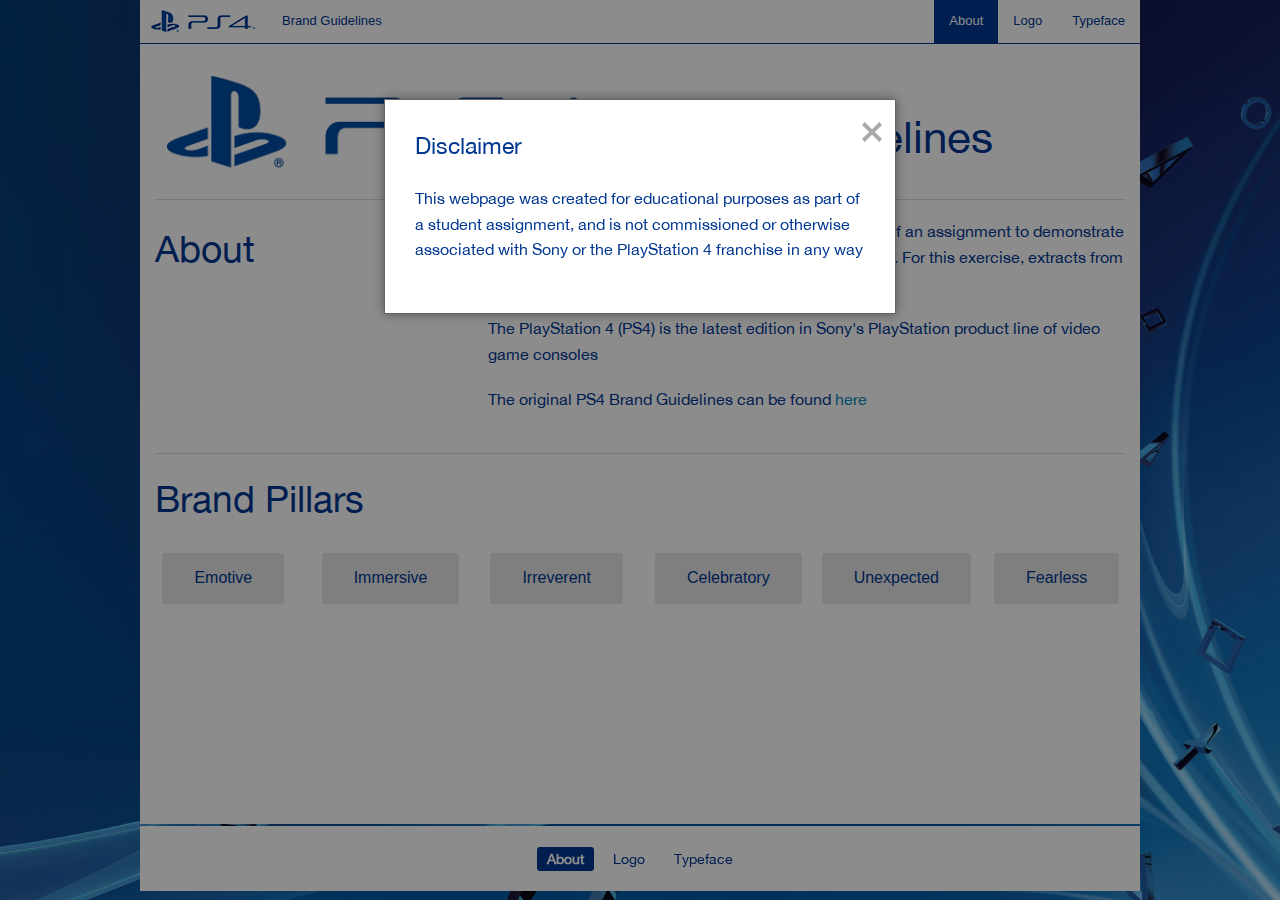
<file: index.html>
<!doctype html>
<html lang="en">
<head>
	<meta charset="UTF-8">
	<meta name="viewport" content="width=device-width, initial-scale=1.0" />

	<title>David Mok's Online Brand Guidelines</title>

	<link rel="stylesheet" href="assets/stylesheets/normalize.css">
	<link rel="stylesheet" href="assets/stylesheets/foundation.css">

	<script src="http://modernizr.com/downloads/modernizr-latest.js"></script>
</head>
<body>
	<!-- Set Background Image -->
	<div id="bg">
		<img src="assets/images/ps4_background.png" alt="PS4 Background">
	</div>

	<!-- Disclaimer Modal -->
    <div id="disclaimerModal" class="reveal-modal small disclaimer-modal" data-reveal>
          <h4>Disclaimer</h4>
          <br>
          <p>This webpage was created for educational purposes as part of a student assignment, and is not commissioned or otherwise associated with Sony or the PlayStation 4 franchise in any way</p>
          <a class="close-reveal-modal">&#215;</a>
        </div>
      </div>
    </div>

	<!-- Inject Top Navigation Bar -->
	<div class="sticky contain-to-grid" id="navigation">
		<nav class="top-bar" data-topbar data-options="">
			<ul class="title-area">
			    <li>
					<a href="index.html">
			    	<img src="assets/images/logo_blue_shrunk.png" alt="PlayStation 4 Logo" style="padding: 11px;">
					</a>
			    </li>
			    <li class="toggle-topbar menu-icon"><a href="index.html"><span>Menu</span></a></li>
		  	</ul>
		  	<section class="top-bar-section">
			    <!-- Right Nav Section -->
			    <ul class="right">
			      <li class="active"><a href="index.html">About</a></li>
			      <li><a href="logo.html">Logo</a></li>
			      <li><a href="typeface.html">Typeface</a></li>
			    </ul>

			    <!-- Left Nav Section -->
			    <ul class="left hide-for-small-only">
			      <li><a id="guideline-label" href="index.html">Brand Guidelines</a></li>
			    </ul>
			 </section>
		</nav>
	</div>
	
	<!-- Main Content -->
	<div id="mainContent" class="row" >
		<div class="small-12 columns spacing">

			<div class="row section" id="intro">
				<div class="small-12 columns">

					<!-- Title -->
					<div class="row">
						<div class="large-6 columns">
							<img id="main-logo" src="assets/images/logo_blue_cropped.png" alt="PlayStation 4 Logo" class="small-text-center large-text-left">
						</div>
						<div class="large-6 columns" >
							<h1 id="guidelines-title" class="small-text-center large-text-left">Brand Guidelines</h1>
						</div>
					</div>

					<hr> 

					<!-- About -->
					<div class="row">
						<div class="medium-4 columns"><h2>About</h2></div>
						<div class="medium-8 columns">
							<p>This Online Brand Guildelines has been created as part of an assignment to demonstrate clear understanding of the concept of a Brand Guildeline.  For this exercise, extracts from the Sony PlayStation 4 Brand Guidelines were employed</p>
							<p>The PlayStation 4 (PS4) is the latest edition in Sony's PlayStation product line of video game consoles</p>
							<p>The original PS4 Brand Guidelines can be found <a href="http://www.playstation-assistenza.it/files/download/PS4%20Brand%20Guidelines_v1.0_SCEE.pdf" target="_blank">here</a></p>
						</div>
					</div>
					<hr>

					<!-- Brand Pillars -->
					<h2>Brand Pillars</h2>
					<div class="row">
						<div class="small-6 medium-12 columns">
							<div class="row">
								<div class="small-12 medium-4 large-2 columns medium-text-center">
									<button id="emotive-btn" class="secondary pillar-btn" >Emotive</button>
								</div>
								<div class="small-12 medium-4 large-2 columns medium-text-center">
									<button id="immersive-btn" class="secondary pillar-btn" >Immersive</button>
								</div>
								<div class="small-12 medium-4 large-2 columns medium-text-center">
									<button id="irreverent-btn" class="secondary pillar-btn" >Irreverent</button>
								</div>
								<div class="small-12 medium-4 large-2 columns medium-text-center">
									<button id="celebratory-btn" class="secondary pillar-btn" >Celebratory</button>
								</div>
								<div class="small-12 medium-4 large-2 columns medium-text-center">
									<button id="unexpected-btn" class="secondary pillar-btn" >Unexpected</button>
								</div>
								<div class="small-12 medium-4 large-2 columns medium-text-center">
									<button id="fearless-btn" class="secondary pillar-btn" >Fearless</button>
								</div>
							</div>
						</div>
						<div id="pillar-column" class="small-6 medium-6 medium-offset-3 large-offset-0 columns end">
							<div class="pillar-wrapper hide">

								<div class="panel">
									<h2 id="pillar-title"></h2>
					  				<p id="pillar-details"></p>
								</div>

							</div>
						</div>
					</div>


				</div>
			</div>

		</div>
	</div>
	
	<!-- Inject Footer/Pagination -->
	<div id="footer" class="row">
		<div class="small-12 columns spacing">

			<div class="row section" id="textAndColor">
				<div class="small-12 columns">

					<div class="pagination-centered">
					  <ul class="pagination">
					    <li class="current"><a href="index.html">About</a></li>
					    <li><a href="logo.html">Logo</a></li>
					    <li><a href="typeface.html">Typeface</a></li>
					  </ul>
					</div>

				</div>
			</div>

		</div>
	</div>


	<script src="assets/js/fastclick.js"></script>
	<script src="//code.jquery.com/jquery-1.11.1.min.js"></script>
	<script src="assets/js/jquery-ui.min.js"></script>

	<script src="assets/js/foundation/foundation.js"></script>
	<script src="assets/js/foundation/foundation.accordion.js"></script>
	<script src="assets/js/foundation/foundation.reveal.js"></script>
	<script src="assets/js/foundation/foundation.topbar.js"></script>
	<script src="assets/js/foundation/foundation.tab.js"></script>

	<script>
		$(document).foundation();
	</script>

	<script src="assets/js/custom.js"></script>

</body>
</html>
</file>
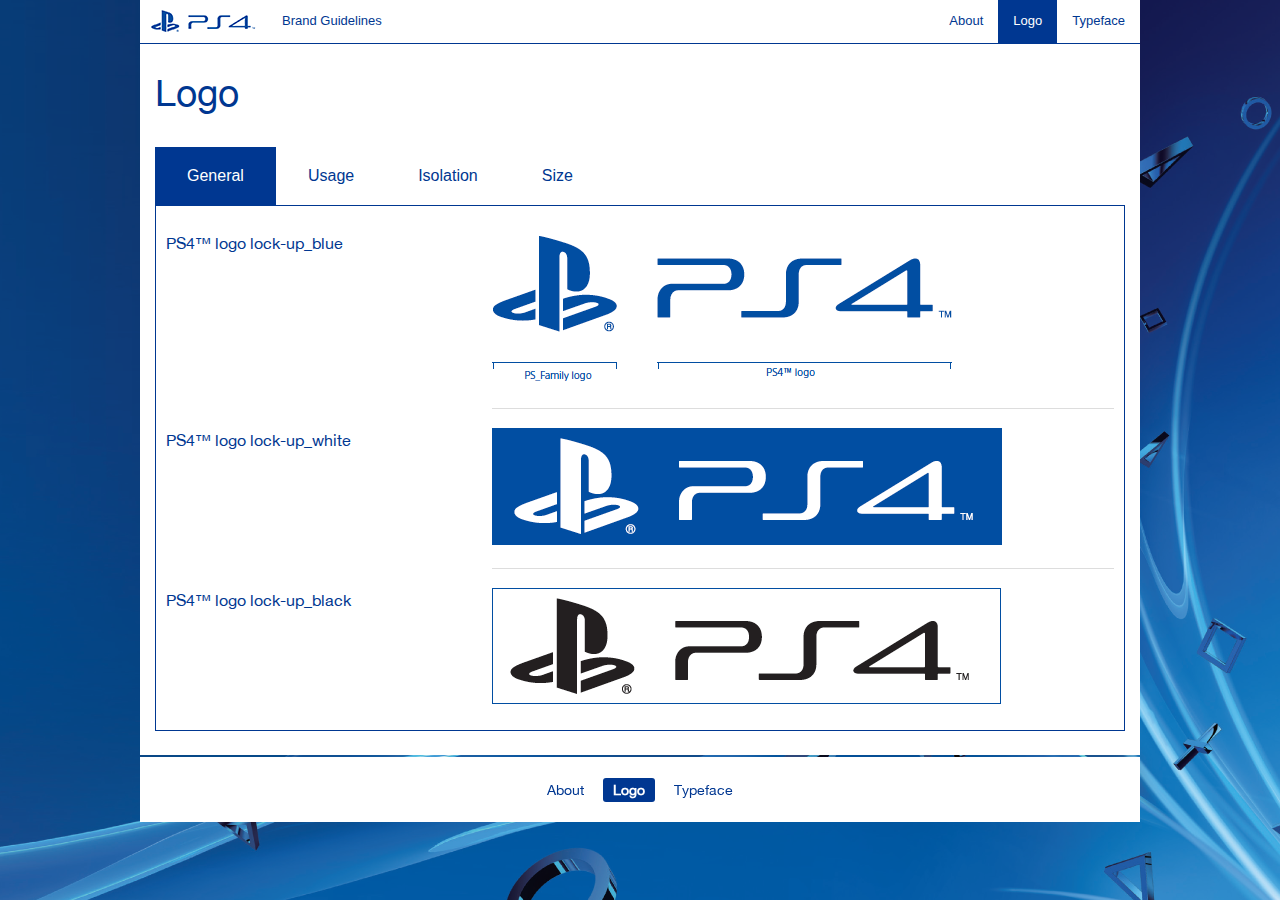
<file: logo.html>
<!doctype html>
<html lang="en">
<head>
	<meta charset="UTF-8">
	<meta name="viewport" content="width=device-width, initial-scale=1.0" />

	<title>David Mok's Online Brand Guidelines</title>

	<link rel="stylesheet" href="assets/stylesheets/normalize.css">
	<link rel="stylesheet" href="assets/stylesheets/foundation.css">

	<script src="http://modernizr.com/downloads/modernizr-latest.js"></script>

</head>
<body>
	<!-- Set Background Image -->
	<div id="bg">
		<img src="assets/images/ps4_background.png" alt="PS4 Background">
	</div>

	<!-- Inject Top Navigation Bar -->
	<div class="sticky contain-to-grid" id="navigation">
		<nav class="top-bar" data-topbar data-options="">
			<ul class="title-area">
			    <li>
					<a href="index.html">
			    	<img src="assets/images/logo_blue_shrunk.png" alt="PlayStation 4 Logo" style="padding: 11px;">
					</a>
			    </li>
			    <li class="toggle-topbar menu-icon"><a href="index.html"><span>Menu</span></a></li>
		  	</ul>
		  	<section class="top-bar-section">
			    <!-- Right Nav Section -->
			    <ul class="right">
			      <li><a href="index.html">About</a></li>
			      <li class="active"><a href="logo.html">Logo</a></li>
			      <li><a href="typeface.html">Typeface</a></li>
			    </ul>

			    <!-- Left Nav Section -->
			    <ul class="left hide-for-small-only">
			      <li><a id="guideline-label" href="index.html">Brand Guidelines</a></li>
			    </ul>
			 </section>
		</nav>
	</div>
	
	<!-- Main Content -->
	<div id="mainContent" class="row">
		<div class="small-12 columns spacing">

			<!-- Logo -->
			<div class="row section" id="logo">
				<div class="small-12 columns">
					<h2>Logo</h2>

					<!-- Tab Buttons -->
					<div class="row">
						<div class="small-12 columns">	
							<ul class="tabs" data-tab>

							  <li class="tab-title active"><a href="#panel-basic">General</a></li>
							  <li class="tab-title"><a href="#panel-usage">Usage</a></li>
							  <li class="tab-title"><a href="#panel-isolation">Isolation</a></li>
							  <li class="tab-title"><a href="#panel-size">Size</a></li>
							</ul>
						</div>
					</div>

					<!-- Tab Content -->
					<div id="logo-tabs" class="tabs-content">

					  <!-- Tab 1: General -->
					  <div class="content active" id="panel-basic">
					  			
					  	<div class="row">
					  		<div class="small-only-text-center medium-4 columns ">
					  			<p>PS4™ logo lock-up_blue</p>
					  		</div>
					  		<div class="small-only-text-center medium-8 columns">
					  			<img src="assets/images/logo_basic/logo_blue.png" alt="Blue Lock-up">
					  			<hr>
					  		</div>
					  	</div>
					  	<div class="row">
					  		<div class="small-only-text-center medium-4 columns">
							    <p>PS4™ logo lock-up_white</p>
							</div>
					  		<div class="small-only-text-center medium-8 columns">
					    		<img src="assets/images/logo_basic/logo_white.png" alt="White Lock-up">
					    		<hr>
					    	</div>
					  	</div>
					  	<div class="row">
					  		<div class="small-only-text-center medium-4 columns">
							    <p>PS4™ logo lock-up_black</p>
							</div>
					  		<div class="small-only-text-center medium-8 columns">
					    		<img src="assets/images/logo_basic/logo_black.png" alt="Black Lock-up">
					    	</div>
					  	</div>
					    
					  	
					  </div>

					  <!-- Tab 2: Usage -->
					  <div class="content" id="panel-usage">
					  	<div class="row">
					  		<div class="small-only-text-center medium-4 columns">
							    <p>Primary PS4™ logo lock-ups (full colour artwork)</p>
							</div>
					  		<div class="small-only-text-center medium-8 columns">
					  			<img class="lock-ups" src="assets/images/logo_usage/primary1.png" alt="Primary Lock-up 1">
					  			<img class="lock-ups" src="assets/images/logo_usage/primary2.png" alt="Primary Lock-up 2">
					    		<hr>
					  		</div>
					  	</div>
					  	<div class="row">
					  		<div class="small-only-text-center medium-4 columns">
					    		<p>Secondary PS4™ logo lock-up (mono artwork)</p>
					  		</div>
					    	<div class="small-only-text-center medium-8 columns">
					    		<img class="lock-ups" src="assets/images/logo_usage/secondary.png" alt="Secondary Lock-up 1">
					  		</div>
					  	</div>

					  </div>

					  <!-- Tab 3: Isolation -->
					  <div class="content" id="panel-isolation">
					  	<img src="assets/images/logo_isolation.png" alt="Isolation of Logo">
					    <p>Maintain sufficient space around the logo and avoid placing any other elements within the isolation zone, as shown above.</p>
					  </div>

					  <!-- Tab 4: Size -->
					  <div class="content" id="panel-size">
					    <p>The minimum size of the PS4™ lock-up is shown below. If the logo cannot be clearly represented at this size, use the smallest size at which the logo can be clearly represented.</p>

					    <dl class="accordion" data-accordion>

						  <dd class="accordion-navigation">
						    <a href="#panel1">H >= 10.1mm (H >= 60 pixels)</a>
						    <div id="panel1" class="content active">
							    <div class="row">
							    	<div class="small-4 columns">
										<p>H >= 10.1mm</p>
										<p>H >= 60 pixels</p>
							    	</div>
							    	<div class="small-8 columns">
										<img src="assets/images/logo_size/logo_large.png" alt="Large-sized Logo">
							    	</div>
						    	</div>
						    </div>
						  </dd>

						  <dd class="accordion-navigation">
						    <a href="#panel2">H = 5 ~ 10mm (H = 20 ~ 60 pixels)</a>
						    <div id="panel2" class="content">
							    <div class="row">
							    	<div class="small-4 columns">
							    		<p>H = 5 ~ 10mm</p>
							    		<p>H = 20 ~ 59 pixels</p>
							    	</div>
							    	<div class="small-8 columns">
							    		<img src="assets/images/logo_size/logo_med.png" alt="Medium-sized Logo">
							    	</div>
							    </div>
					    		<p>Within this size range, the ® symbol on thePlayStation® family mark must be (&straightphi; = 7 pixels) and the ™ symbol on the PS4™ logo must be “H = 0.7mm” (H = 5 pixels) regardless of the logo size.</p>							      
						    </div>
						  </dd>

						  <dd class="accordion-navigation">
						    <a href="#panel3">Minimum size</a>
						    <div id="panel3" class="content">
							    <div class="row">
							    	<div class="small-4 columns">
							    		<p>H = 5mm</p>
							    		<p>H = 20 pixels</p>
							    	</div>
							    	<div class="small-8 columns">
										<img src="assets/images/logo_size/logo_small.png" alt="Small-sized Logo">
							    	</div>
							    </div>							      
						    </div>
						  </dd>

						</dl>
					  </div>

					</div>

					
				</div>
			</div>

		</div>
	</div>
	
	<!-- Inject Footer/Pagination -->
	<div id="footer" class="row">
		<div class="small-12 columns spacing">

			<div class="row section" id="textAndColor">
				<div class="small-12 columns">

					<div class="pagination-centered">
					  <ul class="pagination">
					    <li><a href="index.html">About</a></li>
					    <li class="current"><a href="logo.html">Logo</a></li>
					    <li><a href="typeface.html">Typeface</a></li>
					  </ul>
					</div>

				</div>
			</div>

		</div>
	</div>


	<script src="assets/js/fastclick.js"></script>
	<script src="//code.jquery.com/jquery-1.11.1.min.js"></script>

	<script src="assets/js/foundation/foundation.js"></script>
	<script src="assets/js/foundation/foundation.accordion.js"></script>
	<script src="assets/js/foundation/foundation.reveal.js"></script>
	<script src="assets/js/foundation/foundation.topbar.js"></script>
	<script src="assets/js/foundation/foundation.tab.js"></script>

	<script>
		$(document).foundation();
	</script>

</body>
</html>
</file>
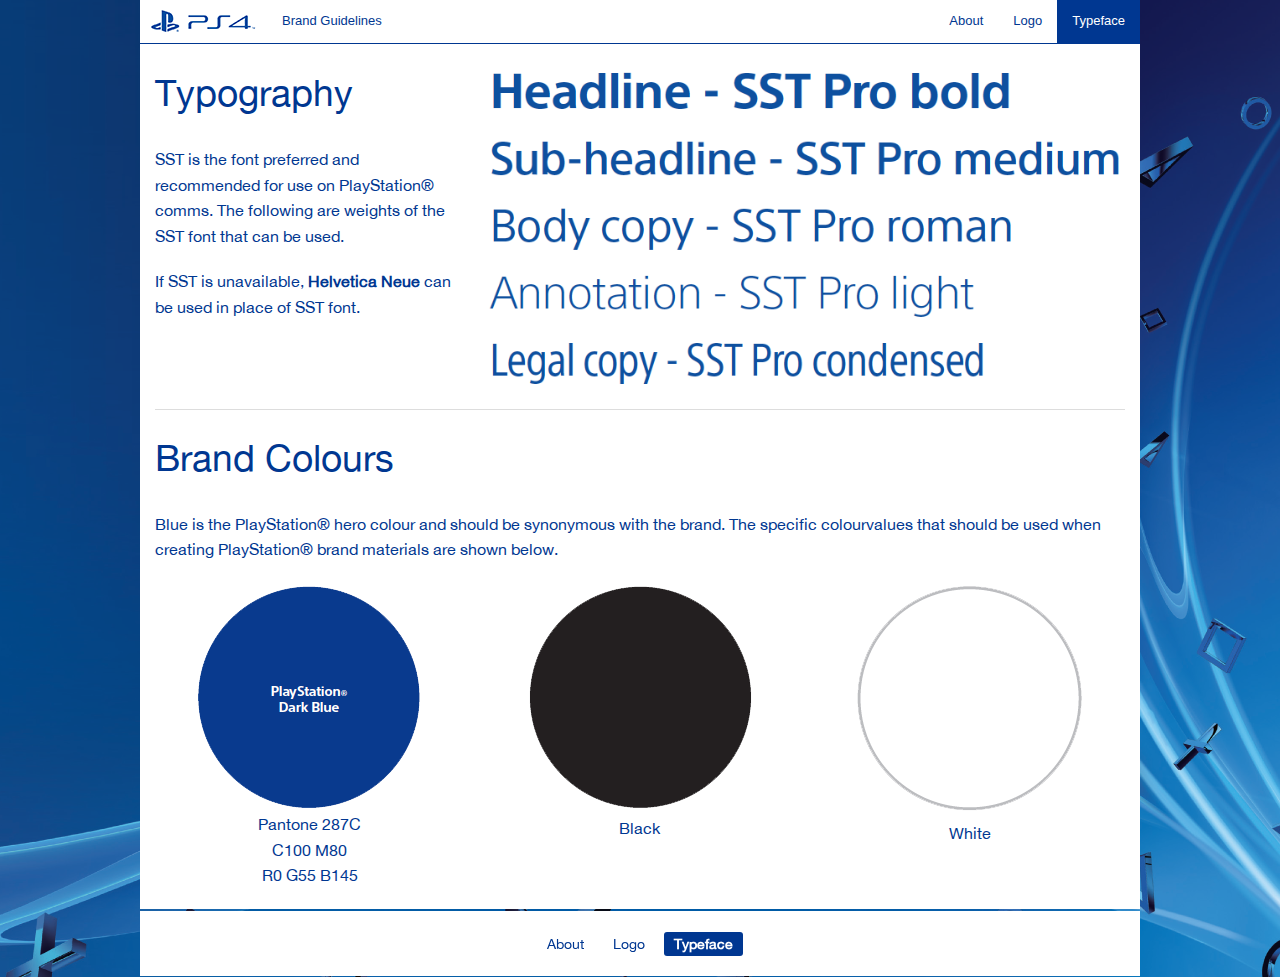
<file: typeface.html>
<!doctype html>
<html lang="en">
<head>
	<meta charset="UTF-8">
	<meta name="viewport" content="width=device-width, initial-scale=1.0" />

	<title>David Mok's Online Brand Guidelines</title>

	<link rel="stylesheet" href="assets/stylesheets/normalize.css">
	<link rel="stylesheet" href="assets/stylesheets/foundation.css">

	<script src="http://modernizr.com/downloads/modernizr-latest.js"></script>

</head>
<body>
	<!-- Set Background Image -->
	<div id="bg">
		<img src="assets/images/ps4_background.png" alt="PS4 Background">
	</div>

	<!-- Inject Top Navigation Bar -->
	<div class="sticky contain-to-grid" id="navigation">
		<nav class="top-bar" data-topbar data-options="">
			<ul class="title-area">
			    <li>
					<a href="index.html">
			    	<img src="assets/images/logo_blue_shrunk.png" alt="PlayStation 4 Logo" style="padding: 11px;">
					</a>
			    </li>
			    <li class="toggle-topbar menu-icon"><a href="index.html"><span>Menu</span></a></li>
		  	</ul>
		  	<section class="top-bar-section">
			    <!-- Right Nav Section -->
			    <ul class="right">
			      <li><a href="index.html">About</a></li>
			      <li><a href="logo.html">Logo</a></li>
			      <li class="active"><a href="typeface.html">Typeface</a></li>
			    </ul>

			    <!-- Left Nav Section -->
			    <ul class="left hide-for-small-only">
			      <li><a id="guideline-label" href="index.html">Brand Guidelines</a></li>
			    </ul>
			 </section>
		</nav>
	</div>
	
	<!-- Main Content -->
	<div class="row" id="mainContent">
		<div class="small-12 columns spacing">

			<div class="row section" id="textAndColor">
				<div class="small-12 columns">

					<!-- Typography -->
					<div class="row">
						<div class="large-4 columns">
							<h2>Typography</h2>
							<p>SST is the font preferred and recommended for use on PlayStation® comms.  The following are weights of the SST font that can be used.</p>
							<p>If SST is unavailable, <strong>Helvetica Neue</strong> can be used in place of SST font.</p>
						</div>
						<div class="large-8 columns">
							<img id="sst-fonts" src="assets/images/typography.png" alt="SST Fonts">
						</div>
					</div>

					<hr>
					
					<!-- Colours -->
					<div class="row">
						<div class="small-12 columns">
							<h2>Brand Colours</h2>
							<p>Blue is the PlayStation® hero colour and should be synonymous with the brand. The specific colourvalues that should be used when creating PlayStation® brand materials are shown below.</p>
							<ul class="small-block-grid-1 medium-block-grid-3">
							  <li>
								<div class="row">
									<div class="small-6 columns medium-12 medium-text-center">
										<img src="assets/images/colour/dark-blue.png" alt="dark blue">
									</div>
									<div class="small-6 columns medium-12 medium-text-center color-column">
										Pantone 287C<br>C100 M80<br>R0 G55 B145
									</div>
								</div>
							  </li>
							  <li>
								<div class="row">
									<div class="small-6 columns medium-12 medium-text-center">
										<img src="assets/images/colour/black.png" alt="black">
									</div>
									<div class="small-6 columns medium-12 medium-text-center color-column">Black</div>
								</div>
							  </li>
							  <li>
								<div class="row">
									<div class="small-6 columns medium-12 medium-text-center">
										<img src="assets/images/colour/white.png" alt="white">
									</div>
									<div class="small-6 columns medium-12 medium-text-center color-column">White</div>
								</div>
							  </li>

							</ul>

						</div>
					</div>

				</div>
			</div>

		</div>
	</div>


	<!-- Inject Footer/Pagination -->
	<div id="footer" class="row">
		<div class="small-12 columns spacing">

			<div class="row section" id="textAndColor">
				<div class="small-12 columns">

					<div class="pagination-centered">
					  <ul class="pagination">
					    <li><a href="index.html">About</a></li>
					    <li><a href="logo.html">Logo</a></li>
					    <li class="current"><a href="typeface.html">Typeface</a></li>
					  </ul>
					</div>

				</div>
			</div>

		</div>
	</div>


	<script src="assets/js/fastclick.js"></script>
	<script src="//code.jquery.com/jquery-1.11.1.min.js"></script>

	<script src="assets/js/foundation/foundation.js"></script>
	<script src="assets/js/foundation/foundation.accordion.js"></script>
	<script src="assets/js/foundation/foundation.reveal.js"></script>
	<script src="assets/js/foundation/foundation.topbar.js"></script>
	<script src="assets/js/foundation/foundation.tab.js"></script>

	<script>
		$(document).foundation();
	</script>

</body>
</html>
</file>
